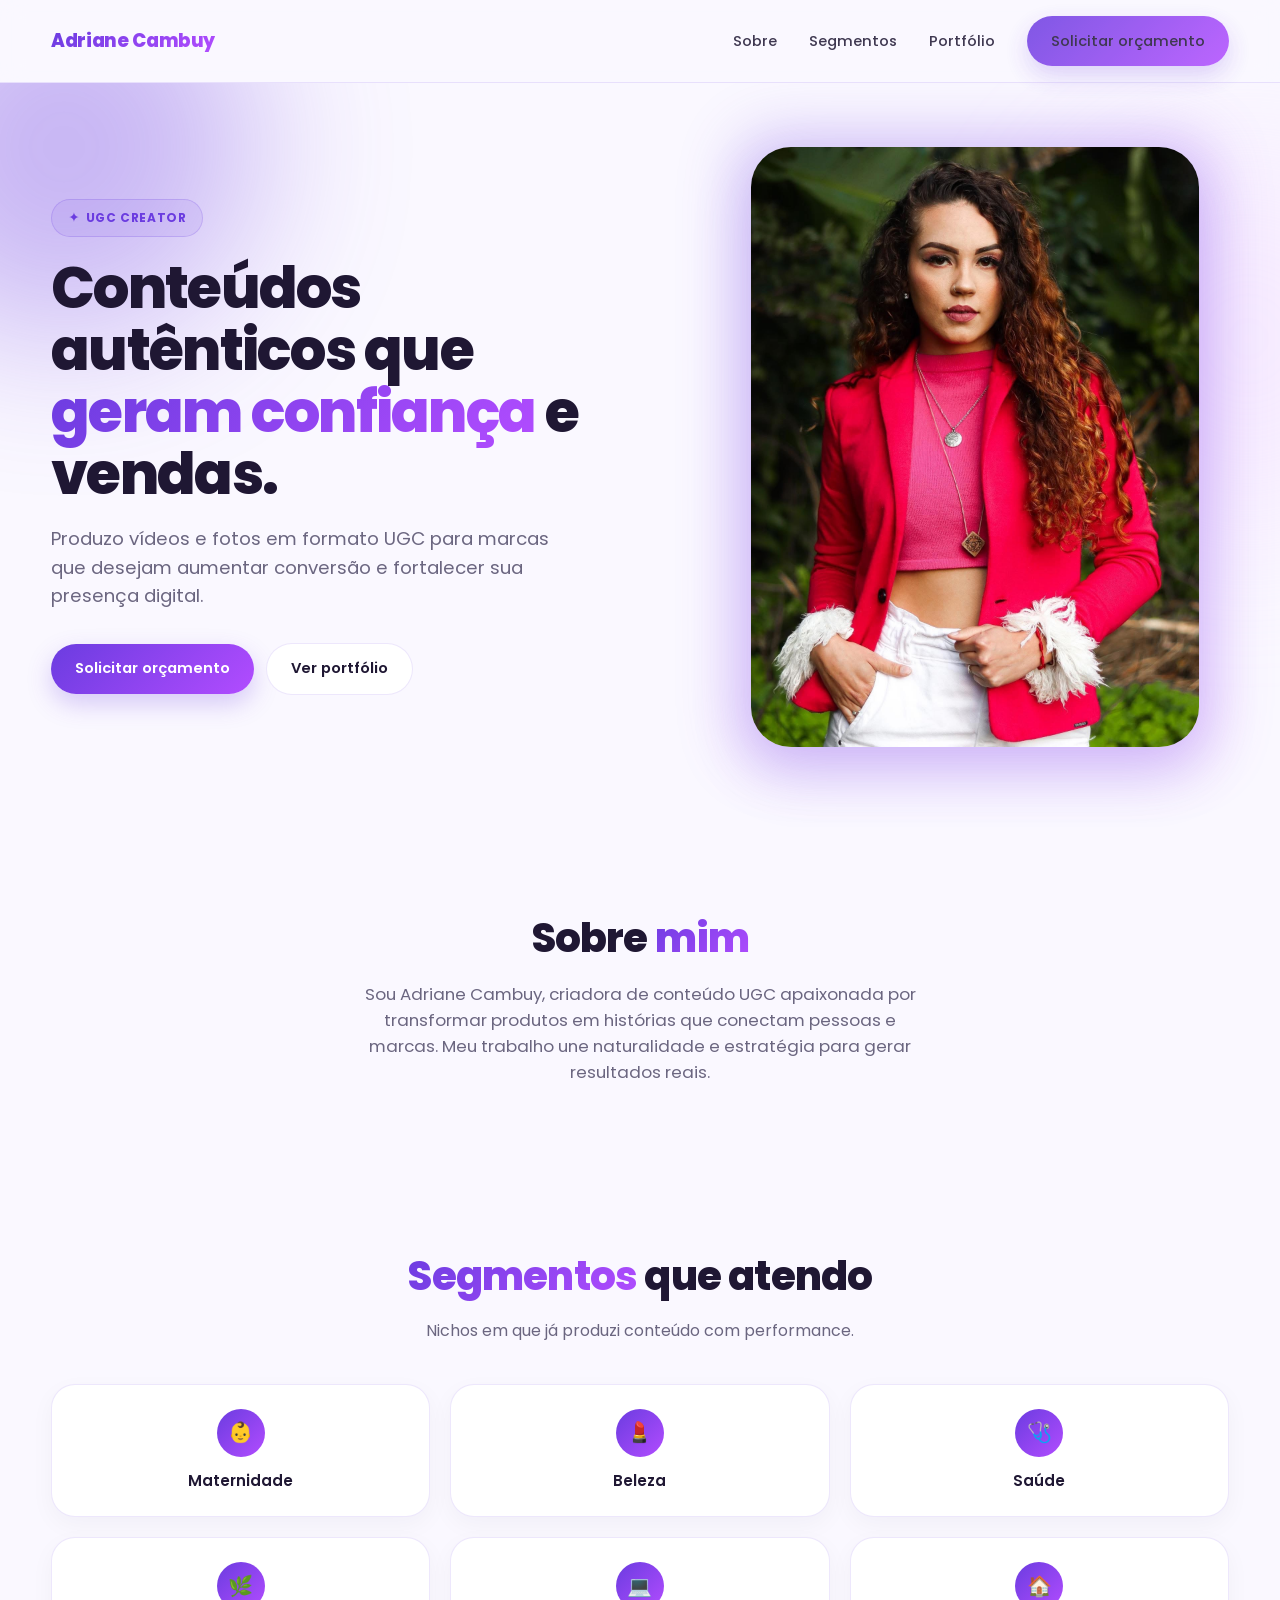
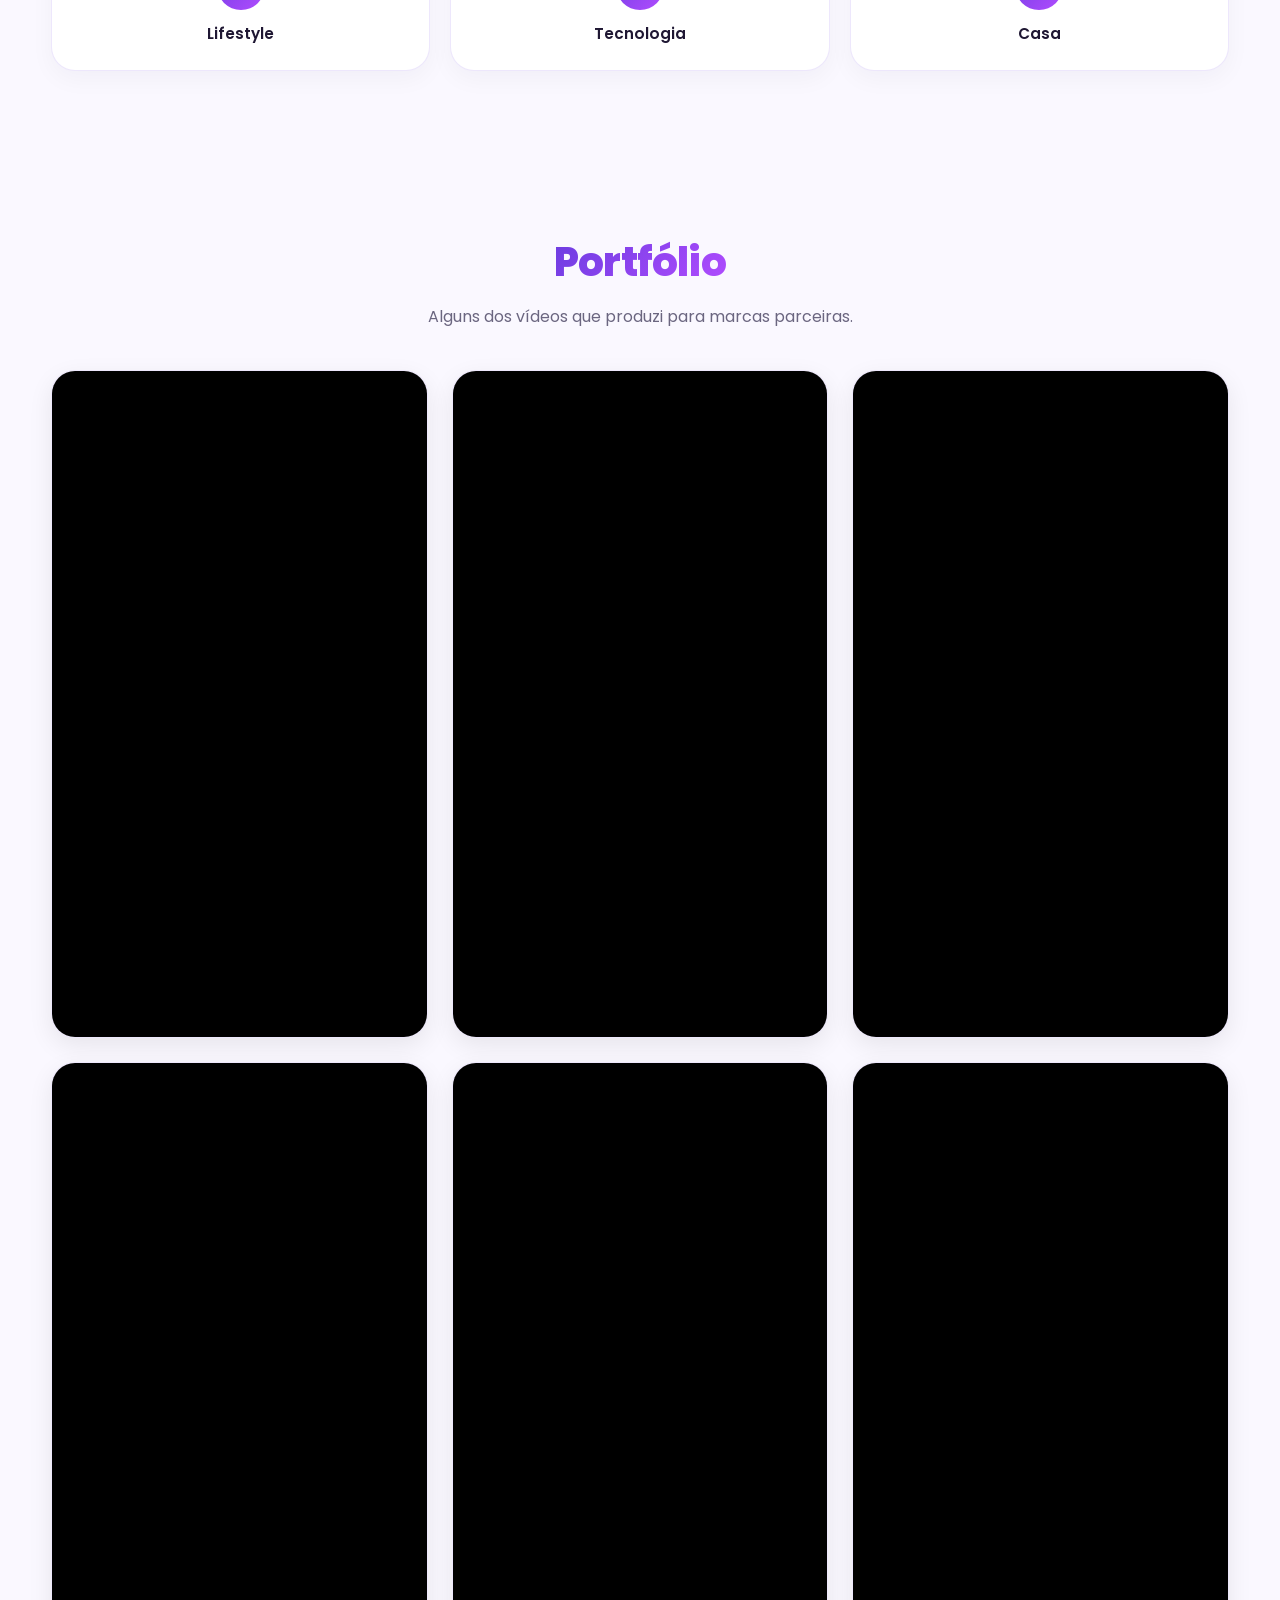
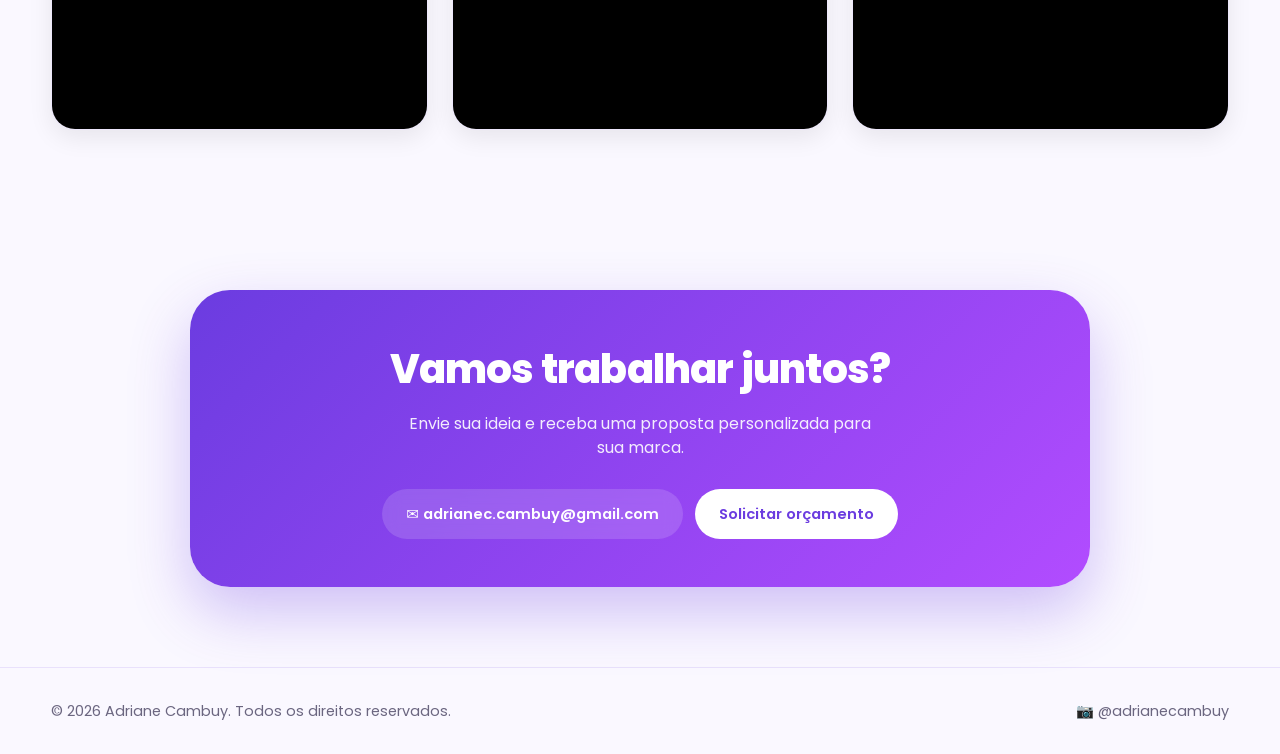
<file: index.html>
<!DOCTYPE html>
<html lang="pt-BR">
<head>
<meta charset="UTF-8">
<meta name="viewport" content="width=device-width, initial-scale=1.0">
<title>Adriane Cambuy | UGC Creator</title>
<meta name="description" content="Adriane Cambuy — UGC Creator. Vídeos e fotos autênticos para marcas que querem gerar conexão real e aumentar conversões.">
<meta name="author" content="Adriane Cambuy">
<meta property="og:title" content="Adriane Cambuy | UGC Creator">
<meta property="og:description" content="Conteúdo UGC autêntico para marcas: vídeos e fotos que geram confiança e vendas.">
<meta property="og:type" content="website">
<meta name="twitter:card" content="summary_large_image">
<link rel="preconnect" href="https://fonts.googleapis.com">
<link rel="preconnect" href="https://fonts.gstatic.com" crossorigin>
<link href="https://fonts.googleapis.com/css2?family=Poppins:wght@300;400;500;600;700;800&display=swap" rel="stylesheet">
<link rel="stylesheet" href="style.css">
</head>
<body>

<!-- Header -->
<header class="header">
  <div class="container header-inner">
    <a href="#" class="logo">Adriane Cambuy</a>

    <nav class="nav-desktop">
      <a href="#sobre">Sobre</a>
      <a href="#segmentos">Segmentos</a>
      <a href="#portfolio">Portfólio</a>
      <a href="https://wa.me/message/FEQ2BBKIXH4PC1" target="_blank" rel="noreferrer" class="btn-gradient">Solicitar orçamento</a>
    </nav>

    <button class="menu-btn" id="menuBtn" aria-label="Abrir menu">
      <span class="hamburger"></span>
    </button>
  </div>

  <nav class="nav-mobile" id="navMobile">
    <a href="#sobre">Sobre</a>
    <a href="#segmentos">Segmentos</a>
    <a href="#portfolio">Portfólio</a>
    <a href="https://wa.me/message/FEQ2BBKIXH4PC1" target="_blank" rel="noreferrer" class="btn-gradient">Solicitar orçamento</a>
  </nav>
</header>

<!-- Hero -->
<section class="hero">
  <div class="blur blur-1"></div>
  <div class="blur blur-2"></div>
  <div class="container hero-grid">
    <div class="hero-text">
      <span class="badge"><span class="sparkle">✦</span> UGC Creator</span>
      <h1>Conteúdos autênticos que <span class="text-gradient">geram confiança</span> e vendas.</h1>
      <p>Produzo vídeos e fotos em formato UGC para marcas que desejam aumentar conversão e fortalecer sua presença digital.</p>
      <div class="hero-actions">
        <a href="https://wa.me/message/FEQ2BBKIXH4PC1" target="_blank" rel="noreferrer" class="btn-gradient">Solicitar orçamento</a>
        <a href="#portfolio" class="btn-outline">Ver portfólio</a>
      </div>
    </div>
    <div class="hero-image">
      <div class="image-glow"></div>
      <img src="adriane-hero.jpg" alt="Adriane Cambuy — UGC Creator" width="600" height="600">
    </div>
  </div>
</section>

<!-- Sobre -->
<section id="sobre" class="sobre">
  <div class="container narrow">
    <h2>Sobre <span class="text-gradient">mim</span></h2>
    <p>Sou Adriane Cambuy, criadora de conteúdo UGC apaixonada por transformar produtos em histórias que conectam pessoas e marcas. Meu trabalho une naturalidade e estratégia para gerar resultados reais.</p>
  </div>
</section>

<!-- Segmentos -->
<section id="segmentos" class="segmentos">
  <div class="container">
    <div class="section-header">
      <h2><span class="text-gradient">Segmentos</span> que atendo</h2>
      <p>Nichos em que já produzi conteúdo com performance.</p>
    </div>
    <div class="cards">
      <div class="card">
        <span class="icon">👶</span>
        <span class="label">Maternidade</span>
      </div>
      <div class="card">
        <span class="icon">💄</span>
        <span class="label">Beleza</span>
      </div>
      <div class="card">
        <span class="icon">🩺</span>
        <span class="label">Saúde</span>
      </div>
      <div class="card">
        <span class="icon">🌿</span>
        <span class="label">Lifestyle</span>
      </div>
      <div class="card">
        <span class="icon">💻</span>
        <span class="label">Tecnologia</span>
      </div>
      <div class="card">
        <span class="icon">🏠</span>
        <span class="label">Casa</span>
      </div>
    </div>
  </div>
</section>

<!<!-- Portfólio -->
<section id="portfolio" class="portfolio">
  <div class="container">
    <div class="section-header">
      <h2><span class="text-gradient">Portfólio</span></h2>
      <p>Alguns dos vídeos que produzi para marcas parceiras.</p>
    </div>

    <div class="video-grid">

      <div class="video-card">
        <div class="video-wrapper">
          <iframe src="https://www.youtube.com/embed/Vj-cXzE7HTs" allowfullscreen></iframe>
        </div>
      </div>

      <div class="video-card">
        <div class="video-wrapper">
          <iframe src="https://www.youtube.com/embed/aDHBDL2L9Tc" allowfullscreen></iframe>
        </div>
      </div>

      <div class="video-card">
        <div class="video-wrapper">
          <iframe src="https://www.youtube.com/embed/jr86PNXiHNc" allowfullscreen></iframe>
        </div>
      </div>

      <div class="video-card">
        <div class="video-wrapper">
          <iframe src="https://www.youtube.com/embed/fM6K2MvIbe0" allowfullscreen></iframe>
        </div>
      </div>

      <div class="video-card">
        <div class="video-wrapper">
          <iframe src="https://www.youtube.com/embed/DPsjXZ7Jo6Y" allowfullscreen></iframe>
        </div>
      </div>

      <div class="video-card">
        <div class="video-wrapper">
          <iframe src="https://www.youtube.com/embed/nSD_jzGXR7w" allowfullscreen></iframe>
        </div>
      </div>

    </div>
  </div>
</section>
<!-- Contato -->
<section id="contato" class="contato">
  <div class="container narrow">
    <div class="cta-card">
      <h2>Vamos trabalhar juntos?</h2>
      <p>Envie sua ideia e receba uma proposta personalizada para sua marca.</p>
      <div class="cta-actions">
        <a href="mailto:adrianec.cambuy@gmail.com" class="btn-transparent">✉ adrianec.cambuy@gmail.com</a>
        <a href="https://wa.me/message/FEQ2BBKIXH4PC1" target="_blank" rel="noreferrer" class="btn-white">Solicitar orçamento</a>
      </div>
    </div>
  </div>
</section>

<!-- Footer -->
<footer class="footer">
  <div class="container footer-inner">
    <p>© 2026 Adriane Cambuy. Todos os direitos reservados.</p>
    <a href="https://instagram.com/adricambuy" target="_blank" rel="noreferrer">📷 @adrianecambuy</a>
  </div>
</footer>

<script>
const menuBtn = document.getElementById('menuBtn');
const navMobile = document.getElementById('navMobile');

menuBtn.addEventListener('click', () => {
  navMobile.classList.toggle('open');
  menuBtn.classList.toggle('open');
});

navMobile.querySelectorAll('a').forEach(link => {
  link.addEventListener('click', () => {
    navMobile.classList.remove('open');
    menuBtn.classList.remove('open');
  });
});
</script>

</body>
</html>
</file>
<file: style.css>
/* Reset */
* { box-sizing: border-box; margin: 0; padding: 0; }

html {
  scroll-behavior: smooth;
}

body {
  font-family: "Poppins", ui-sans-serif, system-ui, sans-serif;
  background: #faf8ff;
  color: #1f1733;
  line-height: 1.55;
}

img { max-width: 100%; display: block; }
a { text-decoration: none; color: inherit; }

/* Variáveis */
:root {
  --primary: #6b3ce0;
  --primary-2: #9b5cff;
  --accent: #f0d4ff;
  --text: #1f1733;
  --muted: #6b6680;
  --border: rgba(107, 60, 224, 0.12);
  --bg: #faf8ff;
  --card: #ffffff;
  --radius: 1.25rem;
  --gradient: linear-gradient(135deg, #6b3ce0 0%, #b24cff 100%);
}

.container {
  width: min(1200px, 92%);
  margin: 0 auto;
}

.container.narrow {
  width: min(900px, 92%);
}

.text-gradient {
  background: var(--gradient);
  -webkit-background-clip: text;
  background-clip: text;
  color: transparent;
}

/* Header */
.header {
  position: sticky;
  top: 0;
  z-index: 50;
  background: rgba(250, 248, 255, 0.85);
  backdrop-filter: blur(12px);
  border-bottom: 1px solid var(--border);
}

.header-inner {
  display: flex;
  align-items: center;
  justify-content: space-between;
  gap: 1rem;
  padding: 1rem 0;
}

.logo {
  font-weight: 800;
  font-size: 1.15rem;
  background: var(--gradient);
  -webkit-background-clip: text;
  background-clip: text;
  color: transparent;
  letter-spacing: -0.02em;
}

.nav-desktop {
  display: none;
  align-items: center;
  gap: 2rem;
}

.nav-desktop a {
  font-size: 0.92rem;
  font-weight: 500;
  color: var(--text);
  opacity: 0.85;
  transition: color 0.2s;
}

.nav-desktop a:hover {
  color: var(--primary);
  opacity: 1;
}

.menu-btn {
  display: grid;
  place-items: center;
  width: 2.5rem;
  height: 2.5rem;
  border: 1px solid var(--border);
  border-radius: 50%;
  background: transparent;
  cursor: pointer;
}

.hamburger,
.hamburger::before,
.hamburger::after {
  display: block;
  width: 1.1rem;
  height: 2px;
  background: var(--text);
  border-radius: 2px;
  transition: 0.25s;
}

.hamburger { position: relative; }
.hamburger::before,
.hamburger::after {
  content: "";
  position: absolute;
  left: 0;
}
.hamburger::before { top: -5px; }
.hamburger::after { top: 5px; }

.menu-btn.open .hamburger { background: transparent; }
.menu-btn.open .hamburger::before { transform: rotate(45deg); top: 0; }
.menu-btn.open .hamburger::after { transform: rotate(-45deg); top: 0; }

.nav-mobile {
  display: none;
  flex-direction: column;
  gap: 0.25rem;
  padding: 1rem 0;
  border-top: 1px solid var(--border);
}

.nav-mobile.open { display: flex; }

.nav-mobile a {
  padding: 0.85rem 0.75rem;
  border-radius: 0.75rem;
  font-weight: 500;
  color: var(--text);
}

.nav-mobile a:hover {
  background: rgba(107, 60, 224, 0.06);
}

/* Botões */
.btn-gradient {
  display: inline-flex;
  align-items: center;
  justify-content: center;
  gap: 0.4rem;
  background: var(--gradient);
  color: #fff;
  font-weight: 600;
  font-size: 0.92rem;
  padding: 0.85rem 1.5rem;
  border-radius: 999px;
  box-shadow: 0 10px 25px rgba(107, 60, 224, 0.25);
  transition: transform 0.2s, box-shadow 0.2s;
  border: none;
  cursor: pointer;
}

.btn-gradient:hover {
  transform: translateY(-2px);
  box-shadow: 0 14px 30px rgba(107, 60, 224, 0.3);
}

.btn-outline {
  display: inline-flex;
  align-items: center;
  justify-content: center;
  background: var(--card);
  border: 1px solid var(--border);
  color: var(--text);
  font-weight: 600;
  font-size: 0.92rem;
  padding: 0.85rem 1.5rem;
  border-radius: 999px;
  transition: background 0.2s;
}

.btn-outline:hover {
  background: #f3efff;
}

.btn-white {
  display: inline-flex;
  align-items: center;
  justify-content: center;
  background: #fff;
  color: var(--primary);
  font-weight: 600;
  font-size: 0.92rem;
  padding: 0.85rem 1.5rem;
  border-radius: 999px;
  transition: transform 0.2s;
}

.btn-white:hover { transform: translateY(-2px); }

.btn-transparent {
  display: inline-flex;
  align-items: center;
  justify-content: center;
  gap: 0.4rem;
  background: rgba(255, 255, 255, 0.15);
  color: #fff;
  font-weight: 600;
  font-size: 0.92rem;
  padding: 0.85rem 1.5rem;
  border-radius: 999px;
  backdrop-filter: blur(8px);
  transition: background 0.2s;
}

.btn-transparent:hover {
  background: rgba(255, 255, 255, 0.25);
}

/* Hero */
.hero {
  position: relative;
  overflow: hidden;
  padding: 4rem 0 5rem;
}

.hero-grid {
  display: grid;
  align-items: center;
  gap: 3rem;
  position: relative;
  z-index: 1;
}

.hero-text {
  text-align: center;
}

.badge {
  display: inline-flex;
  align-items: center;
  gap: 0.35rem;
  border: 1px solid rgba(107, 60, 224, 0.2);
  background: rgba(107, 60, 224, 0.08);
  color: var(--primary);
  padding: 0.45rem 1rem;
  border-radius: 999px;
  font-size: 0.75rem;
  font-weight: 700;
  text-transform: uppercase;
  letter-spacing: 0.05em;
}

.sparkle { font-size: 0.85rem; }

.hero h1 {
  font-size: clamp(2.2rem, 7vw, 3.6rem);
  font-weight: 800;
  line-height: 1.08;
  margin-top: 1.25rem;
  letter-spacing: -0.03em;
}

.hero p {
  margin: 1.25rem auto 0;
  max-width: 32rem;
  color: var(--muted);
  font-size: clamp(1rem, 2.5vw, 1.15rem);
}

.hero-actions {
  margin-top: 2rem;
  display: flex;
  flex-direction: column;
  align-items: center;
  gap: 0.75rem;
}

.hero-image {
  position: relative;
  max-width: 28rem;
  margin: 0 auto;
}

.image-glow {
  position: absolute;
  inset: -1rem;
  background: var(--gradient);
  opacity: 0.25;
  filter: blur(30px);
  border-radius: 2.5rem;
}

.hero-image img {
  position: relative;
  width: 100%;
  border-radius: 2.5rem;
  box-shadow: 0 25px 60px rgba(107, 60, 224, 0.2);
  .video-wrapper{
  position: relative;
  width: 100%;
  aspect-ratio: 16 / 9; /* FORMATO HORIZONTAL */
  overflow: hidden;
}

.video-wrapper iframe{
  position: absolute;
  inset: 0;
  width: 100%;
  height: 100%;
  border: 0;
}
  .video-card{
  border-radius: 20px;
  overflow: hidden;
}
  object-fit: cover;
}

.blur {
  position: absolute;
  border-radius: 50%;
  filter: blur(80px);
  opacity: 0.35;
  pointer-events: none;
}

.blur-1 {
  width: 24rem;
  height: 24rem;
  background: var(--primary);
  top: -8rem;
  left: -8rem;
}

.blur-2 {
  width: 24rem;
  height: 24rem;
  background: var(--accent);
  top: 4rem;
  right: -10rem;
}

/* Seções comuns */
section { padding: 4rem 0; }

.section-header { text-align: center; margin-bottom: 2.5rem; }
.section-header h2,
.sobre h2,
.contato h2 {
  font-size: clamp(1.8rem, 5vw, 2.5rem);
  font-weight: 800;
  letter-spacing: -0.02em;
}

.section-header p,
.sobre p {
  margin-top: 0.75rem;
  color: var(--muted);
  max-width: 36rem;
  margin-left: auto;
  margin-right: auto;
}

.sobre { text-align: center; }
.sobre p { font-size: 1.05rem; }

/* Cards de segmentos */
.cards {
  display: grid;
  grid-template-columns: repeat(2, 1fr);
  gap: 1rem;
}

.card {
  display: flex;
  flex-direction: column;
  align-items: center;
  gap: 0.75rem;
  background: var(--card);
  border: 1px solid var(--border);
  border-radius: 1.5rem;
  padding: 1.5rem 1rem;
  box-shadow: 0 8px 24px rgba(31, 23, 51, 0.04);
  transition: transform 0.25s, border-color 0.25s, box-shadow 0.25s;
}

.card:hover {
  transform: translateY(-4px);
  border-color: rgba(107, 60, 224, 0.3);
  box-shadow: 0 16px 40px rgba(107, 60, 224, 0.12);
}

.card .icon {
  width: 3rem;
  height: 3rem;
  display: grid;
  place-items: center;
  border-radius: 50%;
  background: var(--gradient);
  color: #fff;
  font-size: 1.25rem;
}

.card .label {
  font-weight: 600;
  font-size: 0.95rem;
}

/* ===========================
   PORTFÓLIO
=========================== */

.video-grid{
    display:grid;
    grid-template-columns:repeat(auto-fit,minmax(300px,1fr));
    gap:24px;
    margin-top:30px;
}

.video-card{
    background:#fff;
    border:1px solid var(--border);
    border-radius:20px;
    overflow:hidden;
    box-shadow:0 10px 30px rgba(0,0,0,.08);
    transition:.3s;
}

.video-card:hover{
    transform:translateY(-6px);
}

.video-wrapper{
    position:relative;
    width:100%;
    aspect-ratio:9/16;
    background:#000;
}

.video-wrapper iframe{
    position:absolute;
    inset:0;
    width:100%;
    height:100%;
    border:0;
}

@media(max-width:900px){
    .video-grid{
        grid-template-columns:repeat(2,1fr);
    }
}

@media(max-width:600px){
    .video-grid{
        grid-template-columns:1fr;
    }
}

.video-card{
  background: var(--card);
  border: 1px solid var(--border);
  border-radius: 1.5rem;
  overflow: hidden;
  box-shadow: 0 8px 24px rgba(0,0,0,0.08);
  transition: transform 0.25s ease;
}

.video-card:hover{
  transform: translateY(-4px);
}

.video-wrapper{
  position: relative;
  width: 100%;
  aspect-ratio: 9 / 16; /* padrão Reels */
  overflow: hidden;
}

.video-wrapper iframe{
  position: absolute;
  inset: 0;
  width: 100%;
  height: 100%;
  border: 0;
}

/* Contato */
.cta-card {
  position: relative;
  overflow: hidden;
  background: var(--gradient);
  color: #fff;
  border-radius: 2.5rem;
  padding: 3rem 1.5rem;
  text-align: center;
  box-shadow: 0 25px 60px rgba(107, 60, 224, 0.3);
}

.cta-card p {
  margin-top: 0.75rem;
  opacity: 0.9;
  max-width: 30rem;
  margin-left: auto;
  margin-right: auto;
}

.cta-actions {
  margin-top: 1.75rem;
  display: flex;
  flex-direction: column;
  align-items: center;
  gap: 0.75rem;
}

/* Footer */
.footer {
  border-top: 1px solid var(--border);
  padding: 2rem 0;
}

.footer-inner {
  display: flex;
  flex-direction: column;
  align-items: center;
  gap: 0.75rem;
  text-align: center;
  font-size: 0.9rem;
  color: var(--muted);
}

.footer-inner a:hover { color: var(--primary); }

/* Tablet */
@media (min-width: 640px) {
  .hero-actions { flex-direction: row; justify-content: center; }
  .cta-actions { flex-direction: row; flex-wrap: wrap; justify-content: center; }
  .video-grid { grid-template-columns: repeat(2, 1fr); }
  .cards { grid-template-columns: repeat(3, 1fr); gap: 1.25rem; }
  .footer-inner { flex-direction: row; justify-content: space-between; text-align: left; }
}

/* Desktop */
@media (min-width: 768px) {
  .nav-desktop { display: flex; }
  .menu-btn { display: none; }
  .nav-mobile { display: none !important; }

  .hero-grid { grid-template-columns: 1.1fr 0.9fr; }
  .hero-text { text-align: left; }
  .hero p { margin-left: 0; }
  .hero-actions { justify-content: flex-start; }

  section { padding: 5rem 0; }
}

@media (min-width: 1024px) {
  .video-grid { grid-template-columns: repeat(3, 1fr); }
}
</file>
